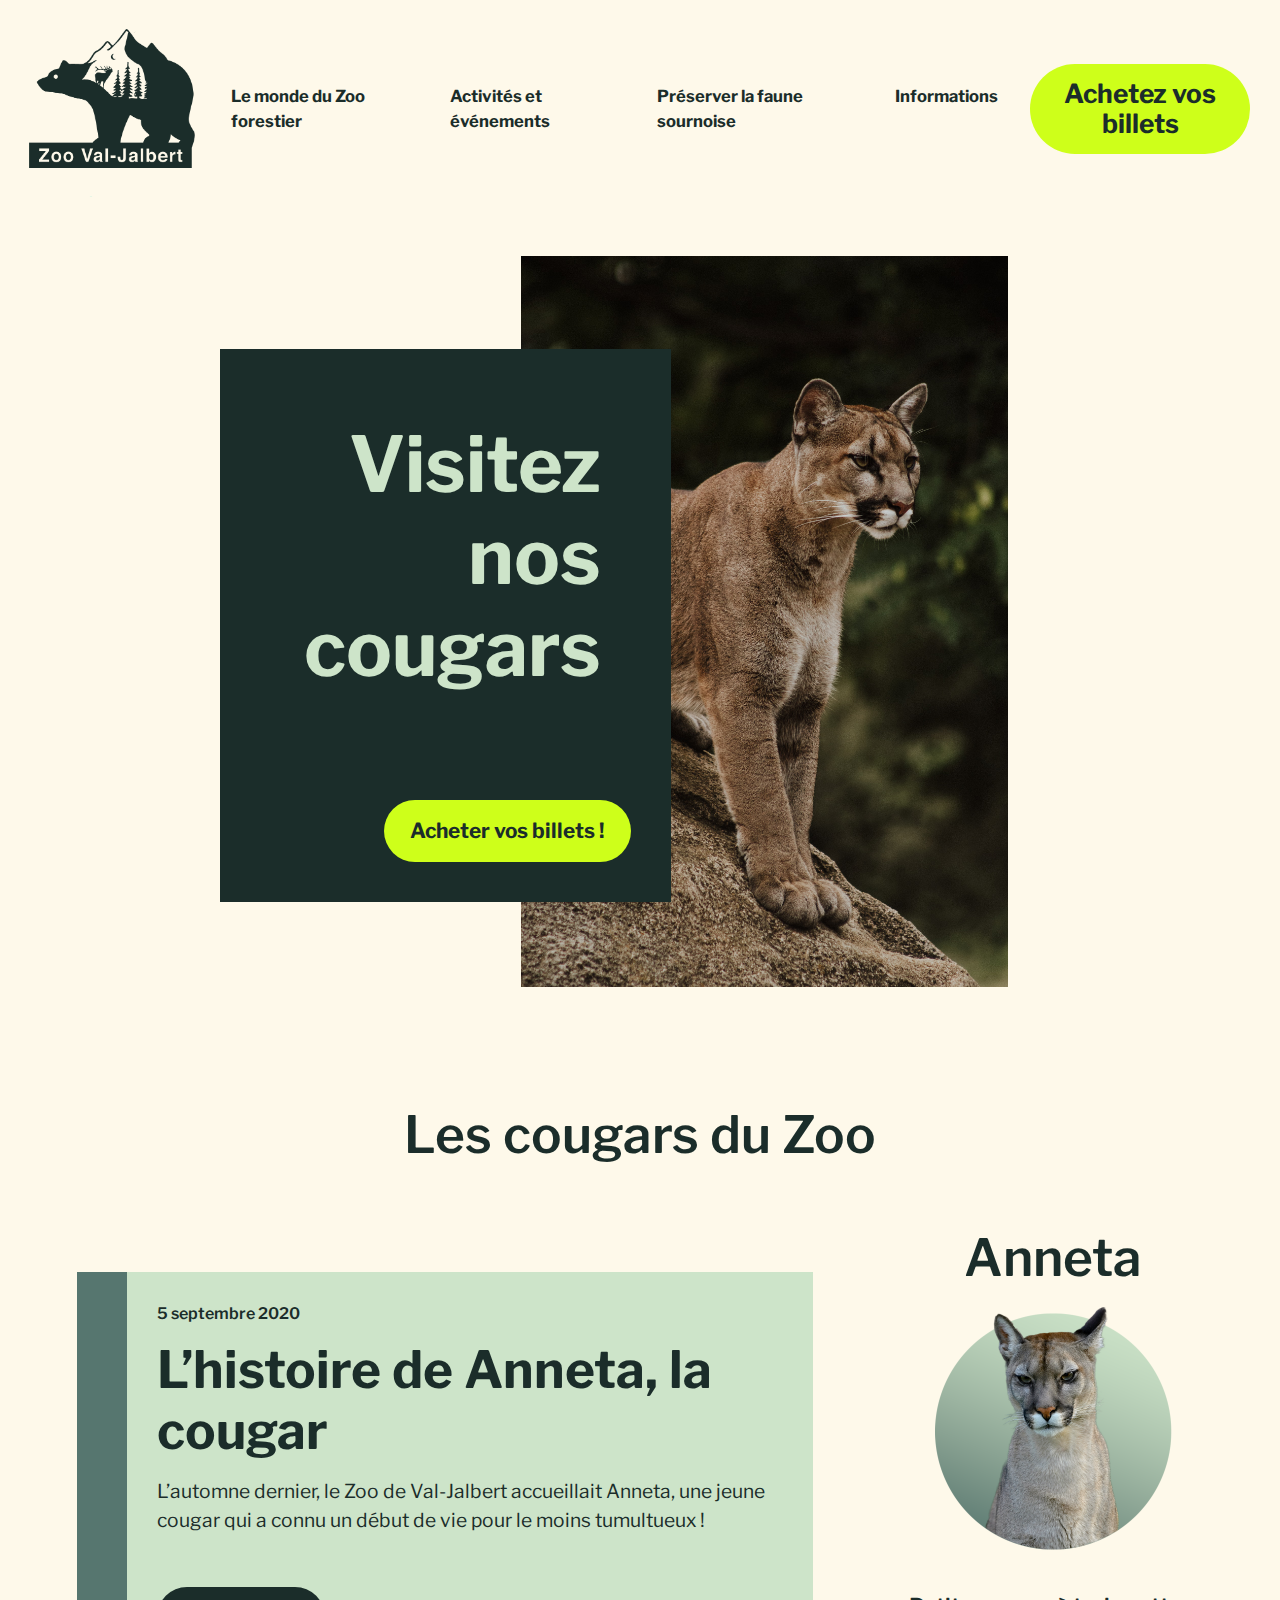
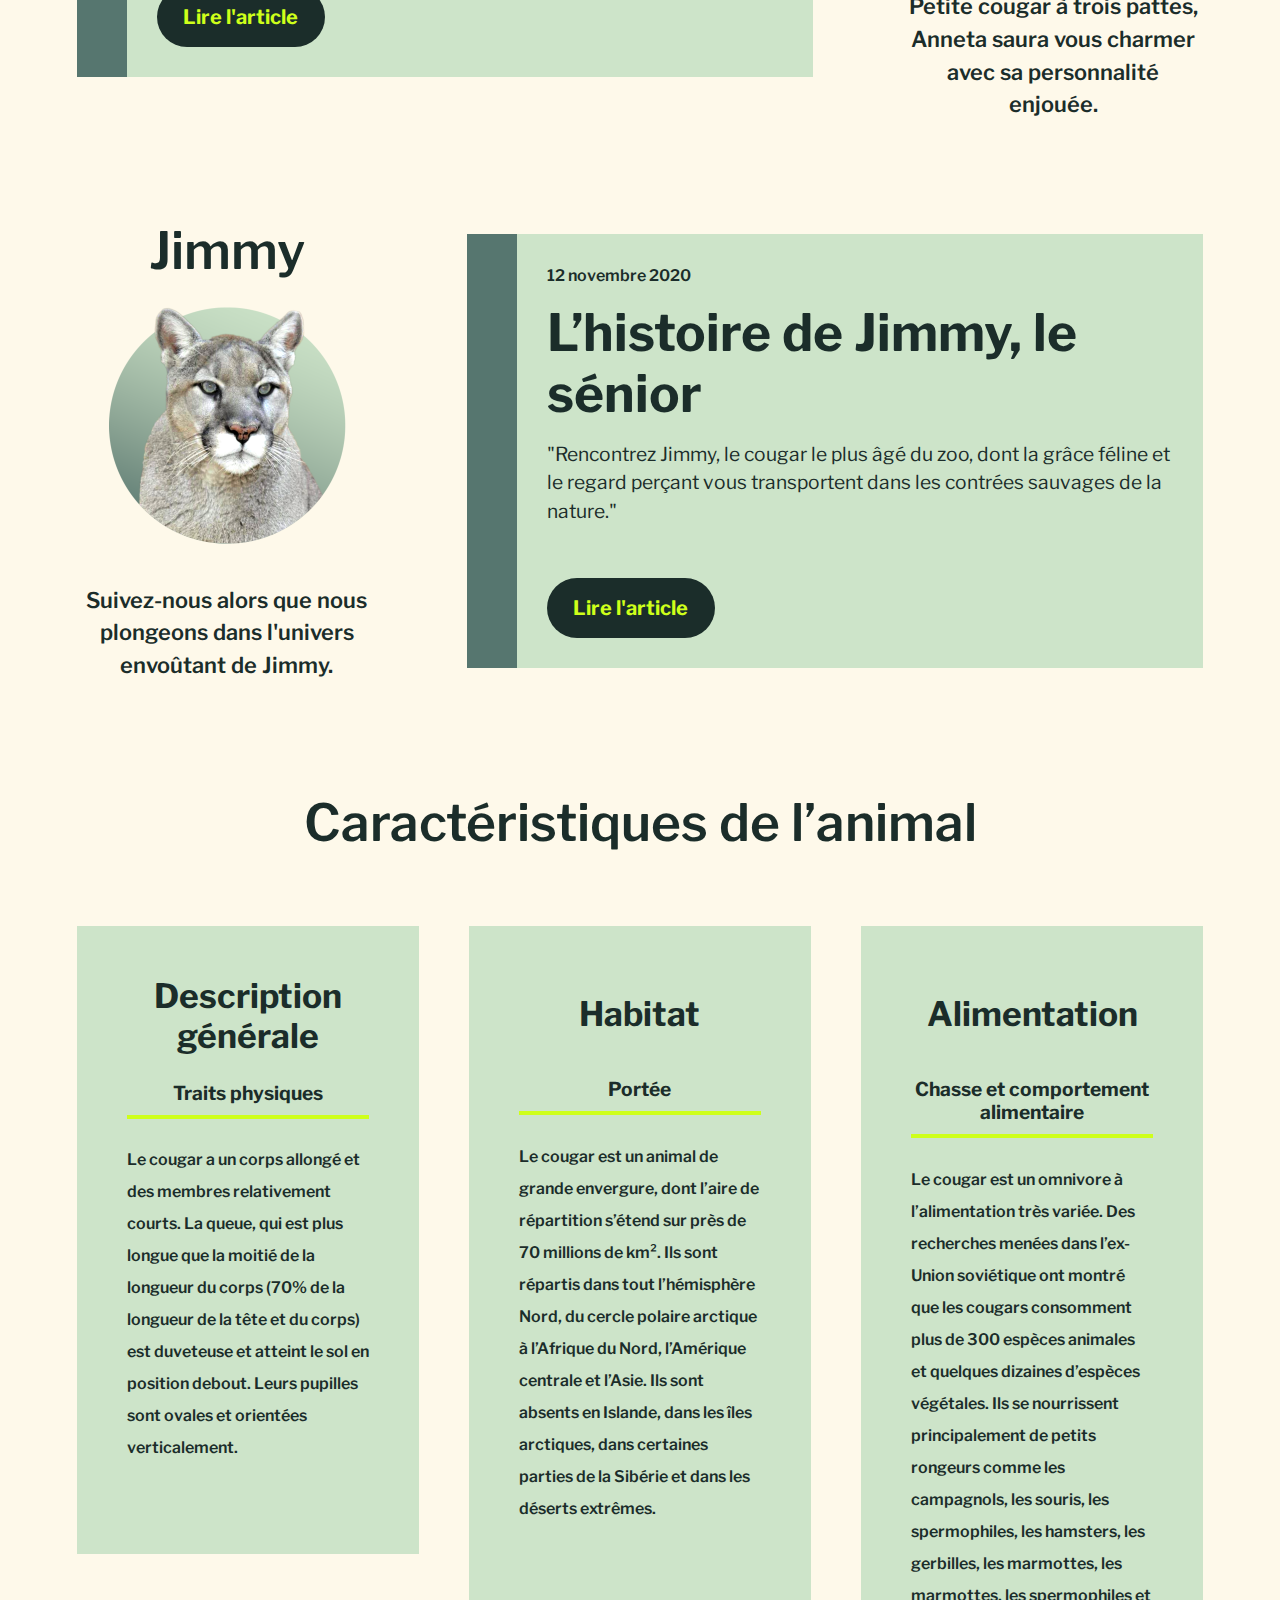
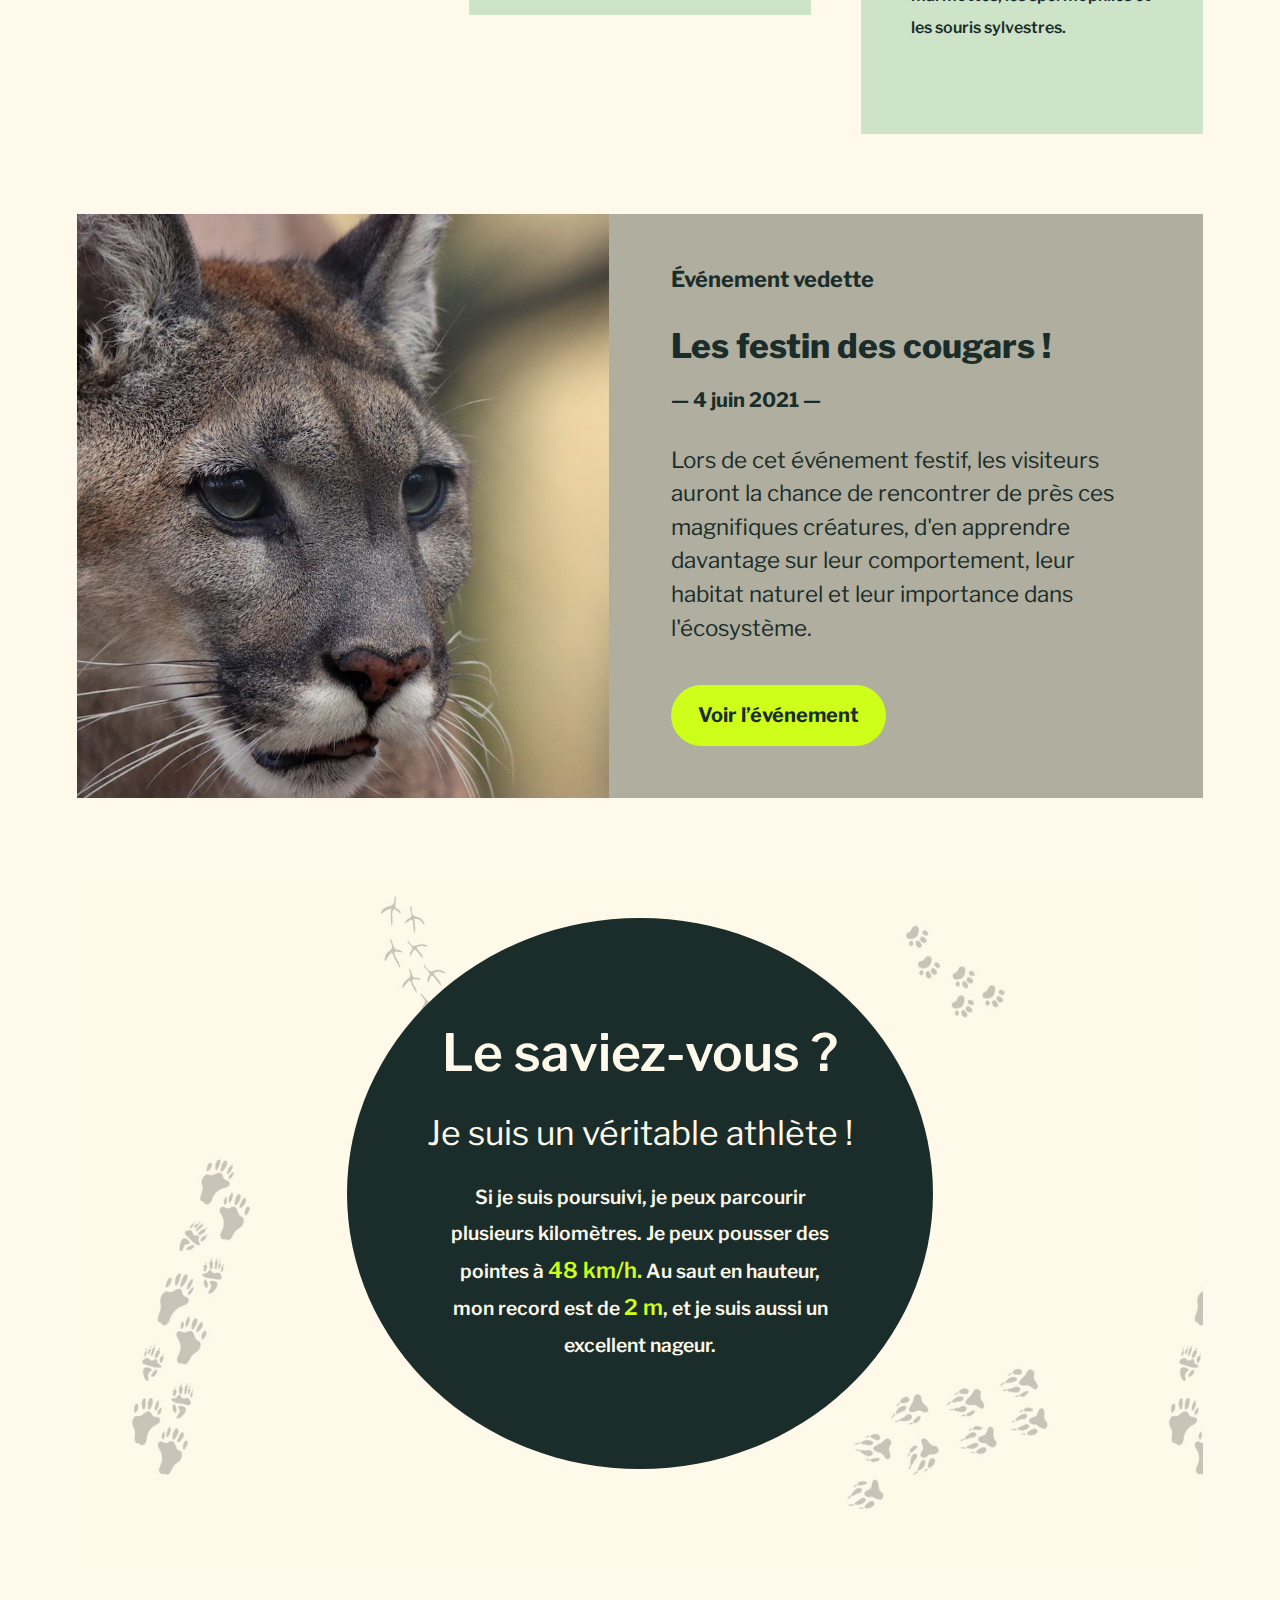
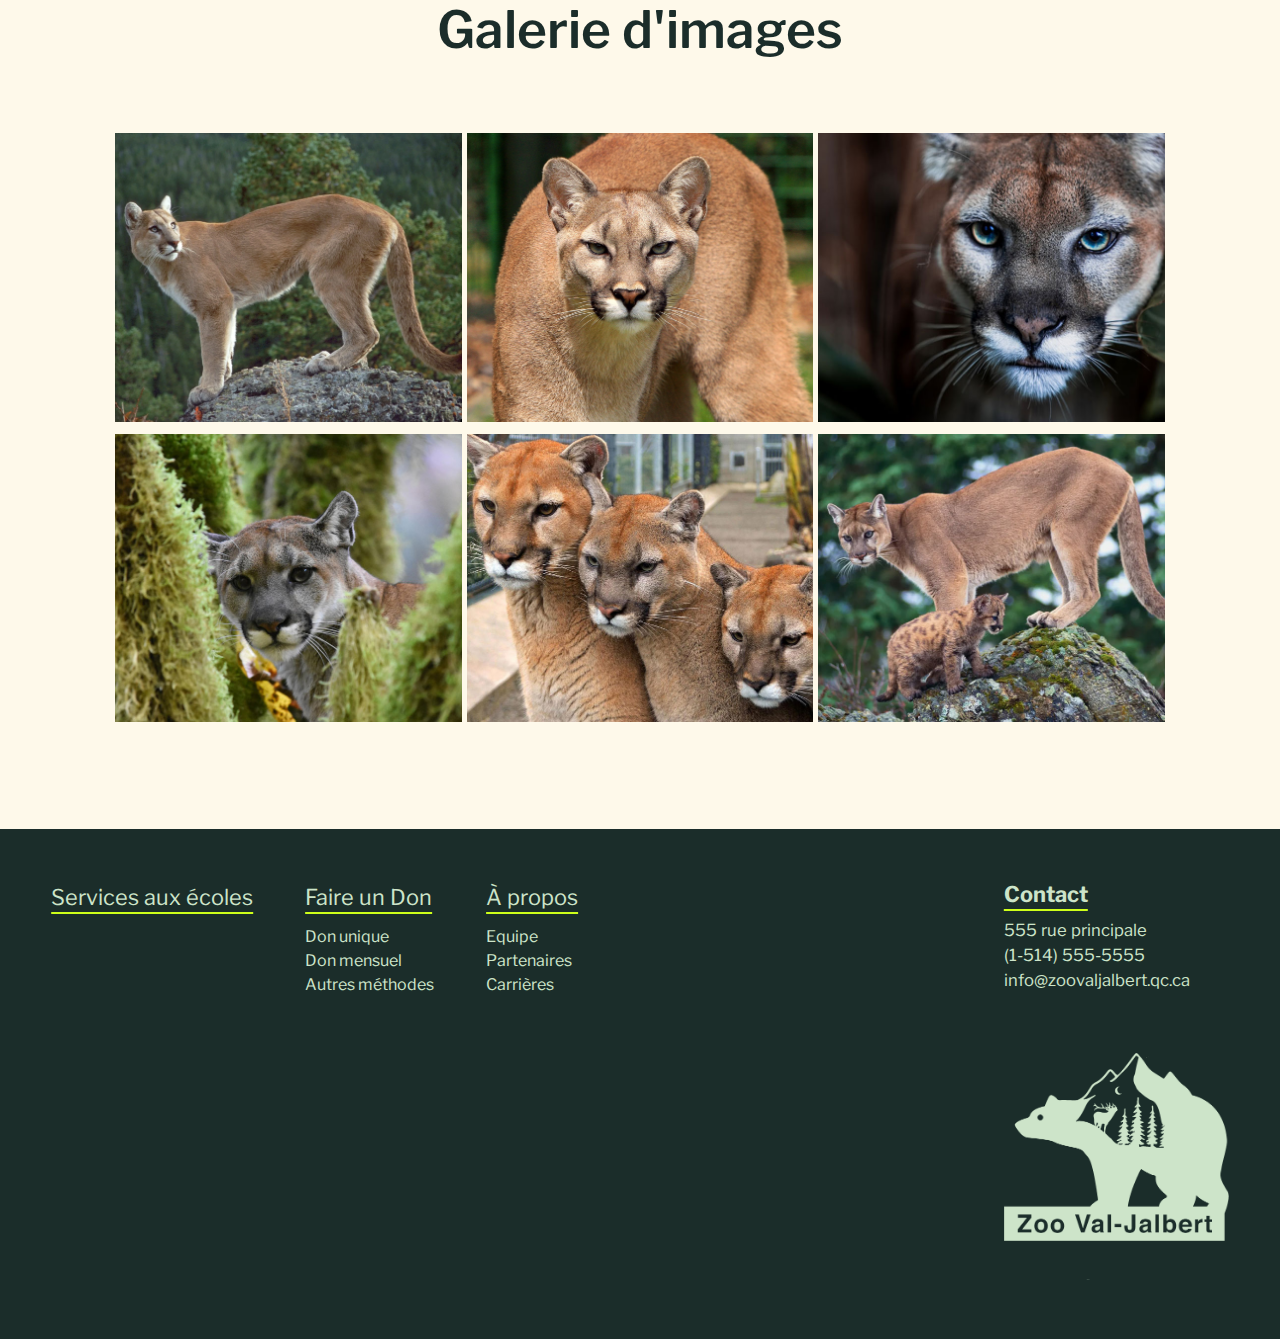
<file: zoo3_vmoreau/page-animal.html>
<!DOCTYPE html>
<html lang="en">
<head>
    <meta charset="UTF-8">
    <meta http-equiv="X-UA-Compatible" content="IE=edge">
    <meta name="viewport" content="width=device-width, initial-scale=1.0">
    <meta name="author" content="Thomas Aucoin-Lo">
    <title>Fil de fer-Zoo de Val-Jalbert</title>
    <link rel="stylesheet" href="./assets/css/master.css">
</head>
<body>
    <!-- NAVIGATION -->
    <div class="principale" aria-label="menu">
        <input type="checkbox" class="declencheur-menu" aria-label="menu item">

        <nav>
            <a href="index.html" aria-label="nav-accueil">
                <picture>
                    <source media="(max-width:800px)" srcset="assets/icons/1x/logo-pale.png">         
                    <img src="assets/icons/logo.png" alt="logo du site web-lien vers Accueil" title="Accueil">
                </picture>
            </a>

            <div>
                <a href="#">Le monde du Zoo forestier</a>
                <a href="#">Activités et événements</a>
                <div class="menu-deroulant">
                    <a href="#">Préserver la faune sournoise</a>
                    <div>
                        <a href="#">Parrainez un animal</a>
                        <a href="#">Notre programme éducatif</a>
                        <a href="#">Nos initiatives de libération</a>
                    </div>
                </div>
                <a href="#">Informations</a>
            </div>

            <a href="#" class="achat">Achetez vos billets</a>
        </nav>
    </div>

<!-- HEADER-->    
    <header class="entete-hero animal">
        <div class="hero-img">
            <img src="assets/img/congar.jpg" alt="un décor forestier enchanteur">
        </div>
        <div>
            <h1 class="hero-text">Visitez nos cougars</h1>
            <a href="#" class="bouton gros">Acheter vos billets !</a>
        </div>
    </header>


<!--  MAIN -->
    <main class="page-animal">
        <h2 class="titre-section back">Les cougars du Zoo</h2>

        <section div class="double-boite">
            <article  class="horizon-article">
                <span>5 septembre 2020</span>
                <h3>L’histoire de Anneta, la cougar</h3>
                <p>L’automne dernier, le Zoo de Val-Jalbert accueillait Anneta, une jeune cougar qui a connu un début de vie pour le moins tumultueux !</p>
                <a href="#" class="bouton">Lire l'article</a>
            </article>
            <aside>
                <h2>Anneta</h2>
                <a href="#"><img src="assets/img/anetta-img.png" alt="Anneta la cougar"></a>
                <p>Petite cougar à trois pattes, Anneta saura vous charmer avec sa personnalité enjouée.</p>
            </aside>
        </section>
        <section div class="double-boite">
            <aside>
                <h2>Jimmy</h2>
                <a href="#"><img src="assets/img/jimmy.png" alt="Jimmy le cougar"></a>
                <p>Suivez-nous alors que nous plongeons dans l'univers envoûtant de Jimmy.</p>
            </aside>
            <article  class="horizon-article">
                <span>12 novembre 2020</span>
                <h3>L’histoire de Jimmy, le sénior</h3>
                <p>
                    "Rencontrez Jimmy, le cougar le plus âgé du zoo, dont la grâce féline et le regard perçant vous transportent dans les contrées sauvages de la nature."</p>
                <a href="#" class="bouton">Lire l'article</a>
            </article>
        </section>

        <section>
            <h2 class="titre-section">Caractéristiques de l’animal</h2>
            <div class="grille">
                <div class="contenant-grille fiche">
                    <h3>Description générale </h3>
                    <h4>Traits physiques</h4>
                    <p>Le cougar a un corps allongé et des membres relativement courts. La queue, qui est plus longue que la moitié de la longueur du corps (70% de la longueur de la tête et du corps) est duveteuse et atteint le sol en position debout. Leurs pupilles sont ovales et orientées verticalement.</p>
                </div>
                <div class="contenant-grille fiche">
                    <h3>Habitat </h3>
                    <h4>Portée</h4>
                    <p>Le cougar est un animal de grande envergure, dont l’aire de répartition s’étend sur près de 70 millions de km². Ils sont répartis dans tout l’hémisphère Nord, du cercle polaire arctique à l’Afrique du Nord, l’Amérique centrale et l’Asie. Ils sont absents en Islande, dans les îles arctiques, dans certaines parties de la Sibérie et dans les déserts extrêmes.</p>
                </div>
                <div class="contenant-grille fiche">
                    <h3>Alimentation</h3>
                    <h4>Chasse et comportement alimentaire</h4>
                    <p>Le cougar est un omnivore à l’alimentation très variée. Des recherches menées dans l’ex-Union soviétique ont montré que les cougars consomment plus de 300 espèces animales et quelques dizaines d’espèces végétales. Ils se nourrissent principalement de petits rongeurs comme les campagnols, les souris, les spermophiles, les hamsters, les gerbilles, les marmottes, les marmottes, les spermophiles et les souris sylvestres.</p>
                </div>
            </div>
        </section>
        
        <section>
                <article class="carteXLrg">
                    <img src="assets/img/cougar.jpg" alt="un cougar">
                    <div>
                        <h3>Événement vedette </h3>
                        <p class="sous-titre">Les festin des cougars !</p>
                        <strong>&#8212; 4 juin 2021 &#8212;</strong>
                        <p>Lors de cet événement festif, les visiteurs auront la chance de rencontrer de près ces magnifiques créatures, d'en apprendre davantage sur leur comportement, leur habitat naturel et leur importance dans l'écosystème.
                        </p>
                        <a href="#" class="bouton">Voir l’événement</a>
                    </div>
                </article>
                <div class="background">
                    <section class="boite-texte">
                        <h2>Le saviez-vous ?</h2>
                        <p class="sous-titre">Je suis un véritable athlète !</p>
                        <p>Si je suis poursuivi, je peux parcourir plusieurs kilomètres. Je peux pousser des pointes à <span>48 km/h.</span> Au saut en hauteur, mon record est de <span>2 m</span>, et je suis aussi un excellent nageur.</p>
                    </section>
                </div>

        </section>
        

        <section>
            <h2 class="titre-section">Galerie d'images</h2>
            <div class="grille-img">
                <div class="contenant-grille-img">
                    <img src="assets/img/galerie-img-cougar/1.png" alt="cougar">
                </div>
                <div class="contenant-grille-img">
                    <img src="assets/img/galerie-img-cougar/2.png" alt="cougar">
                </div>
                <div class="contenant-grille-img">
                    <img src="assets/img/galerie-img-cougar/3.jpg" alt="cougar">
                </div>
                <div class="contenant-grille-img">
                    <img src="assets/img/galerie-img-cougar/4.jpg" alt="cougar">
                </div>
                <div class="contenant-grille-img">
                    <img src="assets/img/galerie-img-cougar/5.jpg" alt="cougar">
                </div>
                <div class="contenant-grille-img">
                    <img src="assets/img/galerie-img-cougar/6.jpg" alt="cougar">
                </div>

            </div>
        </section>

    </main>

    <footer>    
        <nav class="secondaire">
            <a href="#">Services aux écoles</a>
            <div>
                <a href="#">Faire un Don</a>
                <a href="#">Don unique</a>
                <a href="#">Don mensuel</a>
                <a href="#">Autres méthodes</a>
            </div>
            <div>
                <a href="#">À propos</a>
                <a href="#">Equipe</a>
                <a href="#">Partenaires</a>
                <a href="#">Carrières</a>
            </div>
        </nav>
        <div>
            <h1>Contact</h1>
            <p>555 rue principale</p>
            <p>(1-514) 555-5555</p>
            <p>info@zoovaljalbert.qc.ca</p>
            <img src="assets/icons/1x/logo-pale.png" alt="logo du site web-lien vers Accueil" title="Accueil">

        </div>
    </footer>
</file>
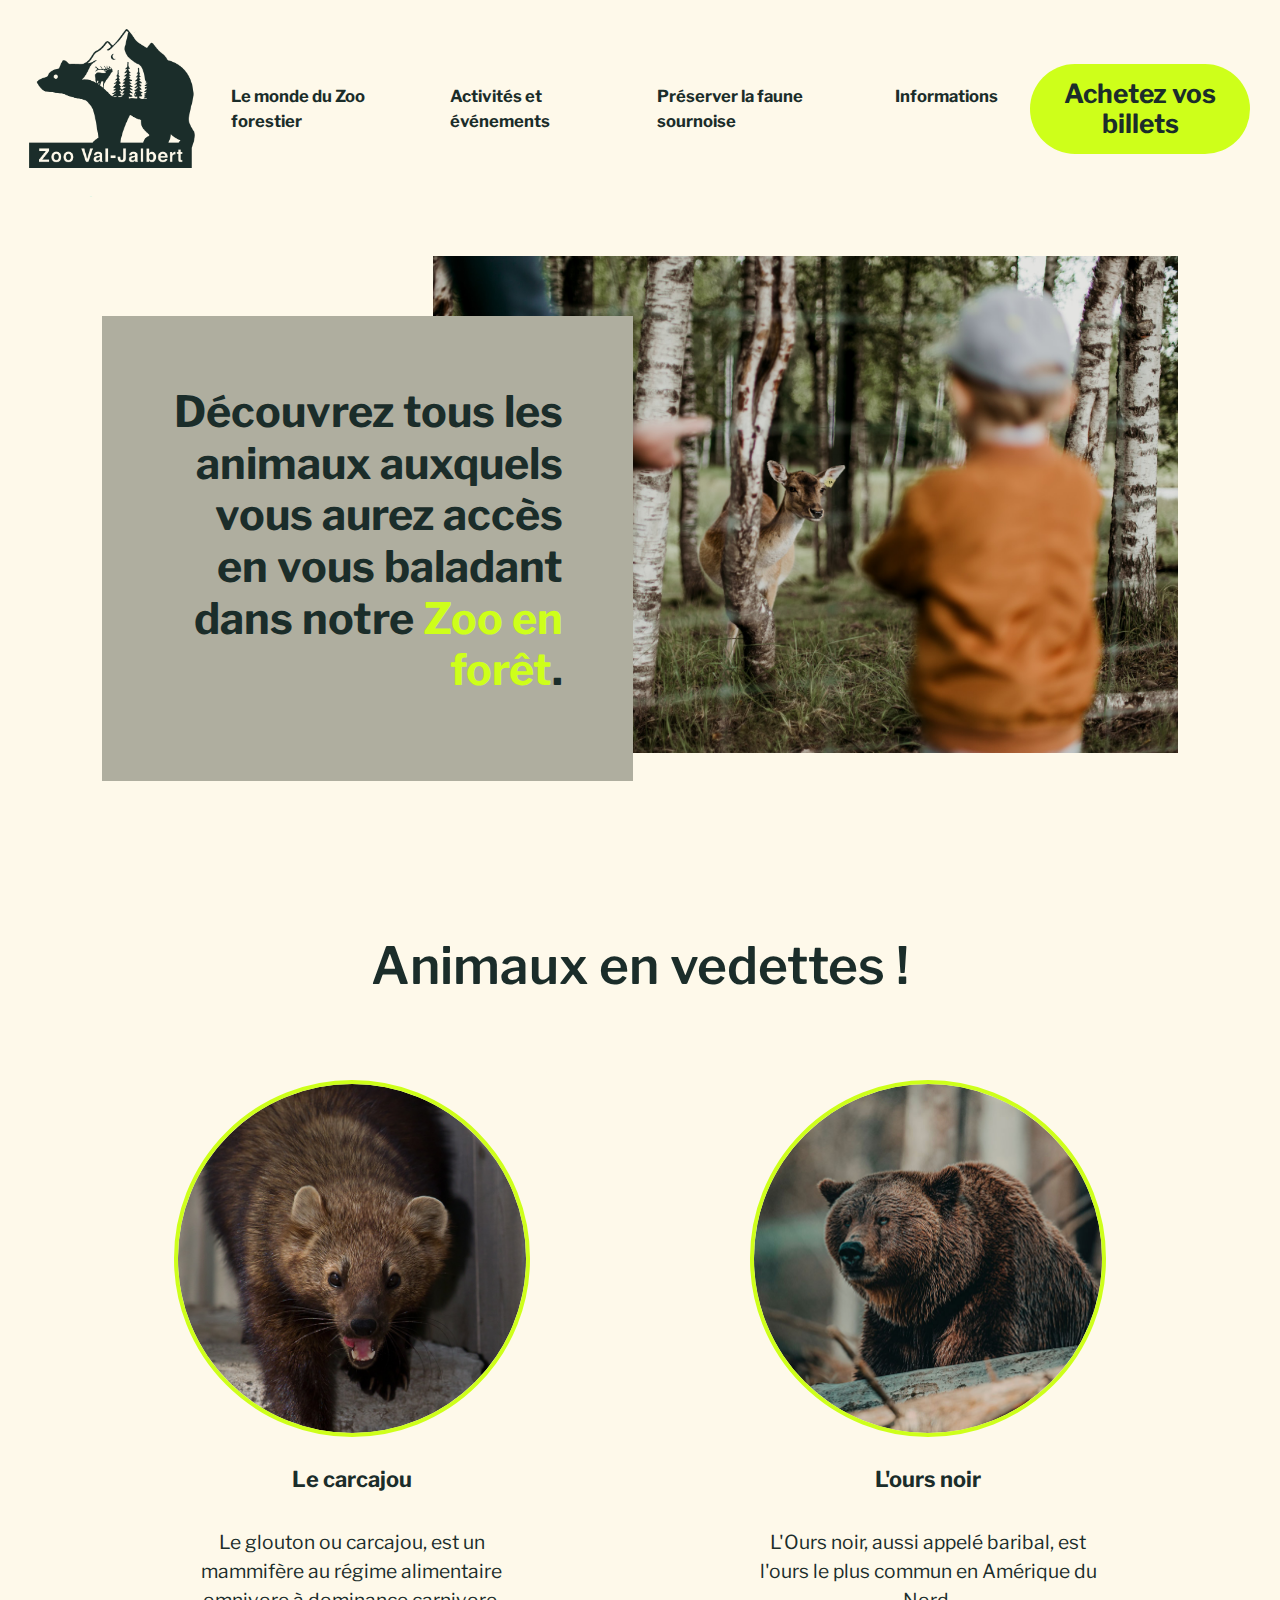
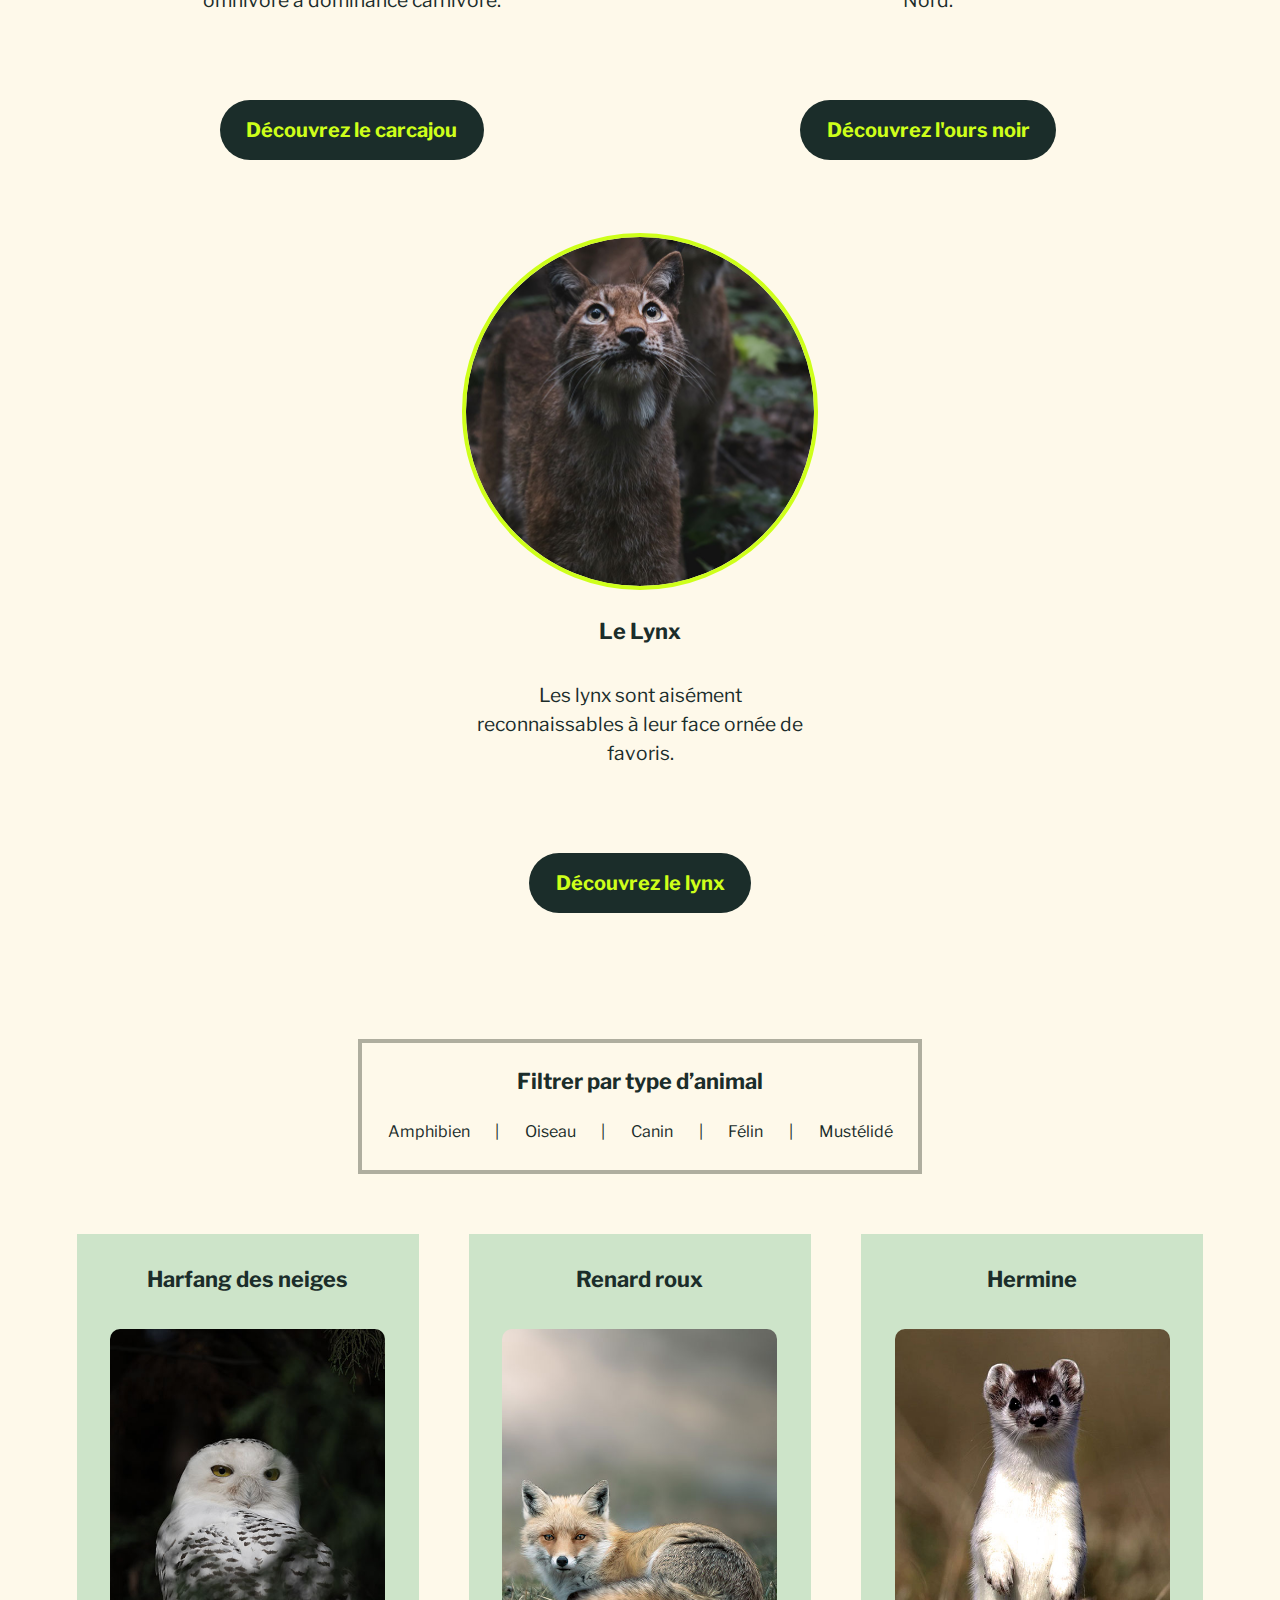
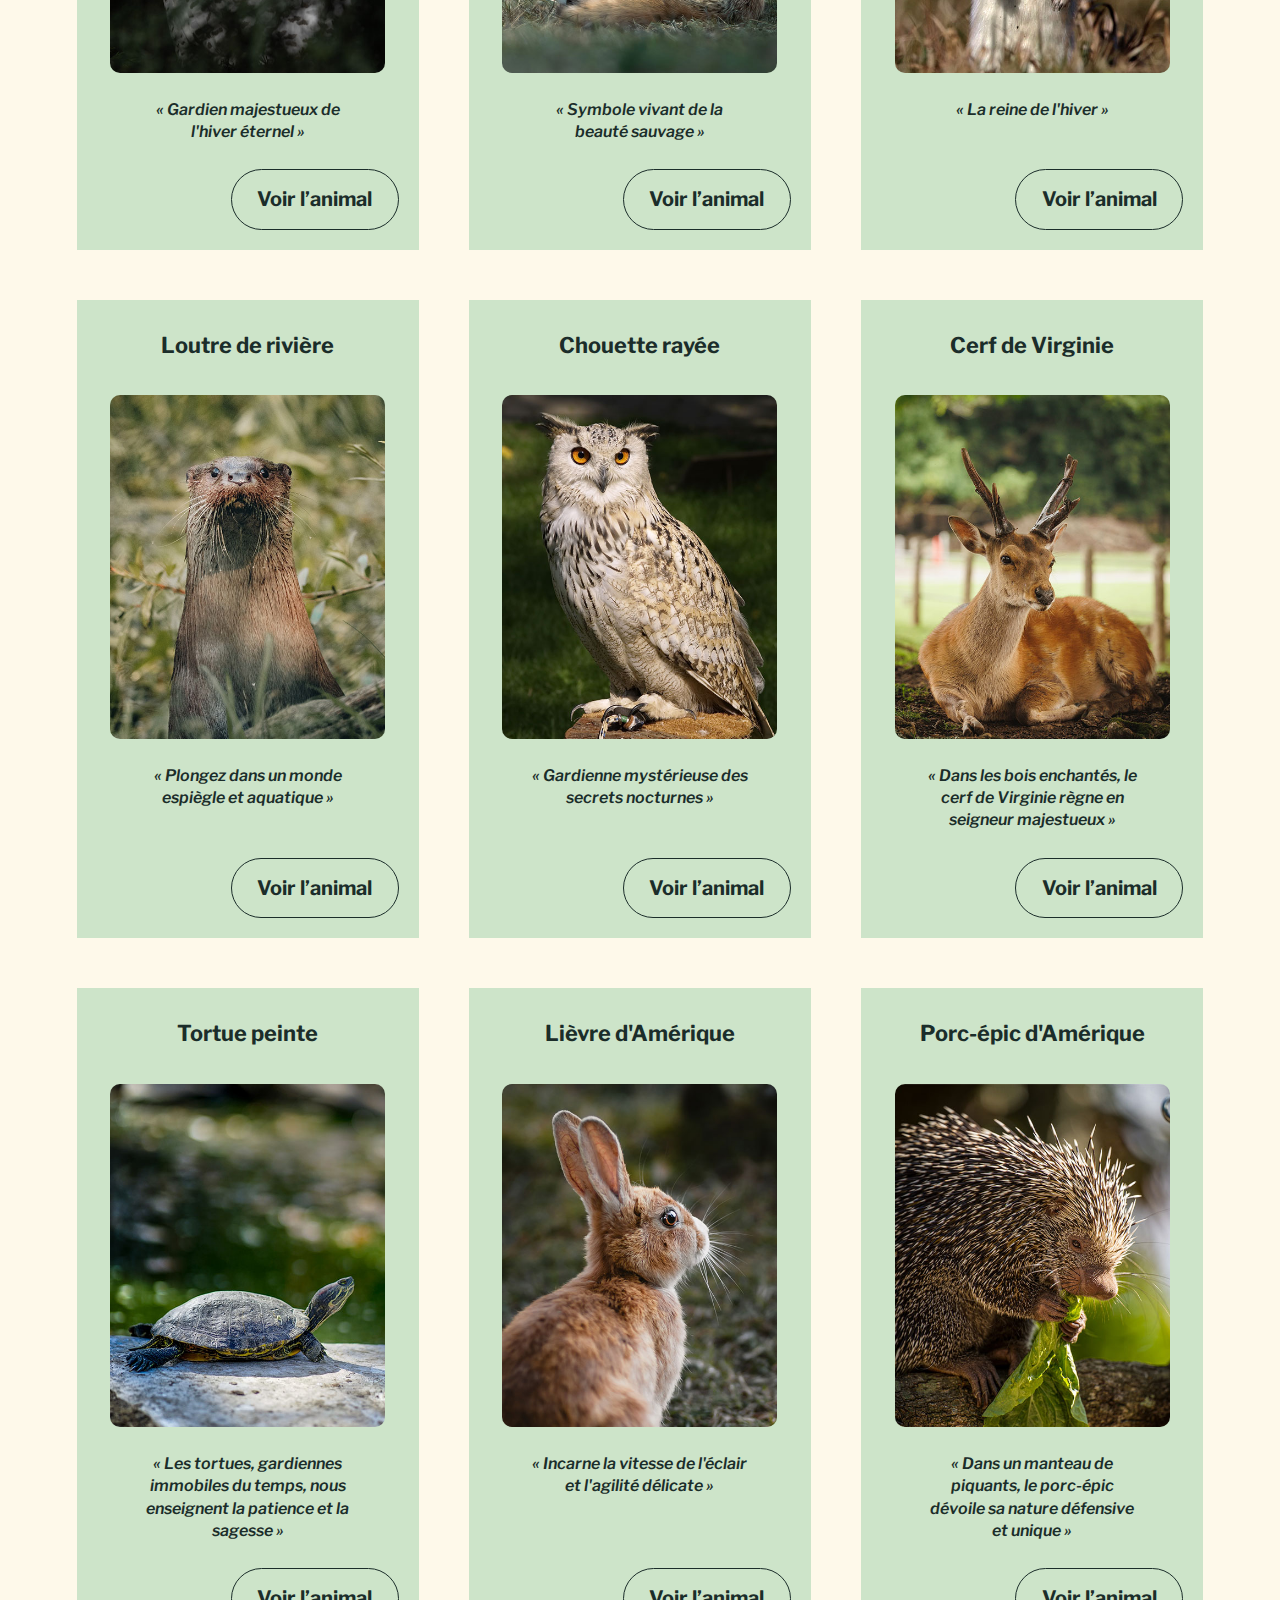
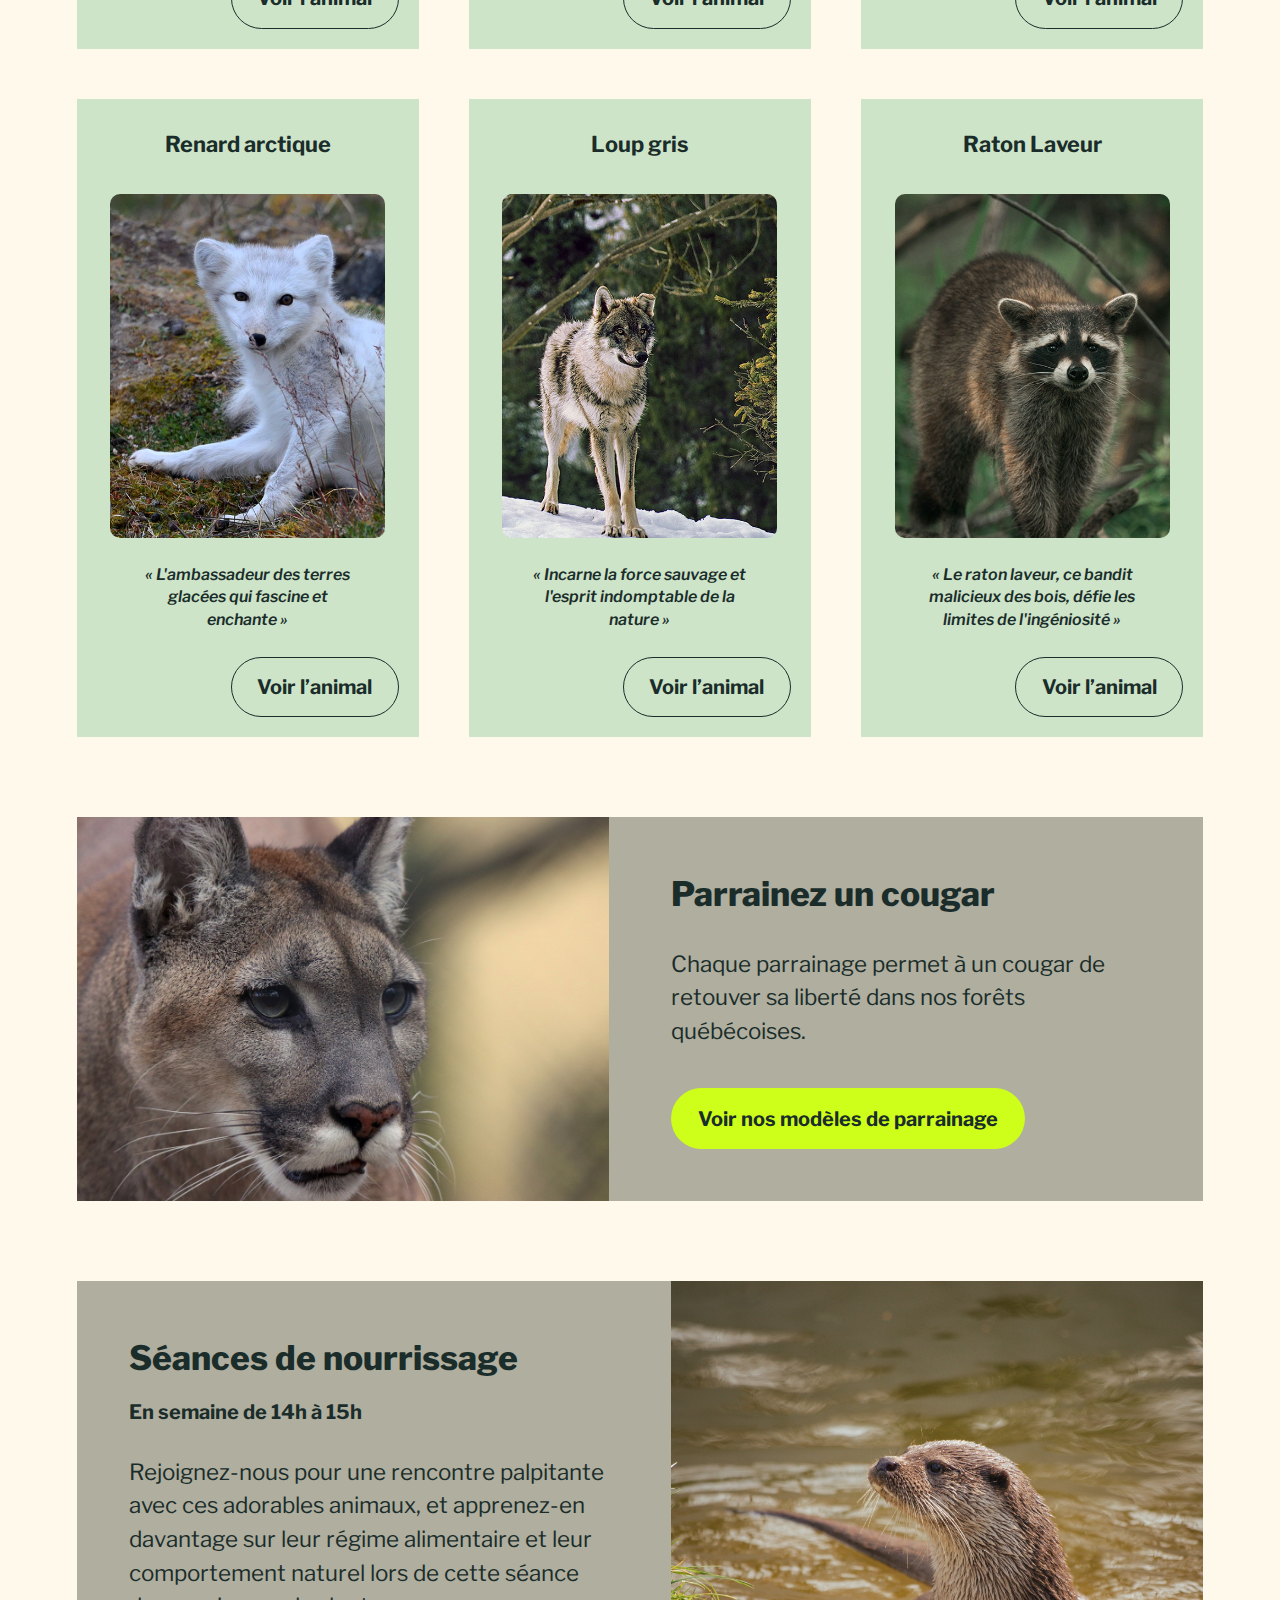
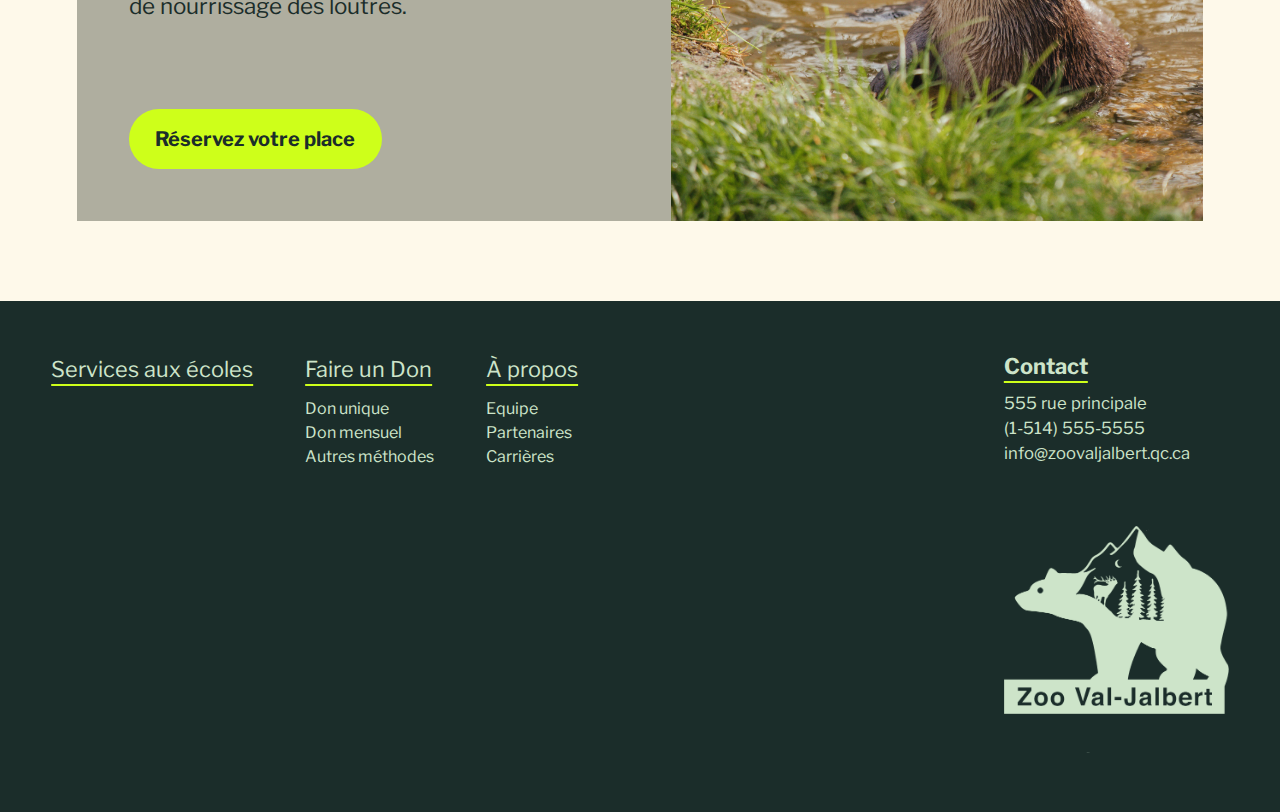
<file: zoo3_vmoreau/page-animaux.html>
<!DOCTYPE html>
<html lang="en">
<head>
    <meta charset="UTF-8">
    <meta http-equiv="X-UA-Compatible" content="IE=edge">
    <meta name="viewport" content="width=device-width, initial-scale=1.0">
    <meta name="author" content="Thomas Aucoin-Lo">
    <title>Fil de fer-Zoo de Val-Jalbert</title>
    <link rel="stylesheet" href="./assets/css/master.css">
</head>
<body>
    <!-- NAVIGATION -->
    <div class="principale" aria-label="menu">
        <input type="checkbox" class="declencheur-menu" aria-label="menu item">

        <nav>
            <a href="index.html" aria-label="nav-accueil">
                <picture>
                    <source media="(max-width:800px)" srcset="assets/icons/1x/logo-pale.png">         
                    <img src="assets/icons/logo.png" alt="logo du site web-lien vers Accueil" title="Accueil">
                </picture>
            </a>

            <div>
                <a href="#">Le monde du Zoo forestier</a>
                <a href="#">Activités et événements</a>
                <div class="menu-deroulant">
                    <a href="#">Préserver la faune sournoise</a>
                    <div>
                        <a href="#">Parrainez un animal</a>
                        <a href="#">Notre programme éducatif</a>
                        <a href="#">Nos initiatives de libération</a>
                    </div>
                </div>
                <a href="#">Informations</a>
            </div>

            <a href="#" class="achat">Achetez vos billets</a>
        </nav>
    </div>
    <!-- HEADER -->
    <header class="entete-hero animaux">
        <div class="hero-img">
            <img src="assets/img/forest-walk.jpg" alt="un décor forestier enchanteur">
        </div>
        <div>
            <h1 class="hero-text">Découvrez tous les animaux auxquels vous aurez accès en vous baladant dans notre <span class="texte-fluo">Zoo en forêt</span>.</h1>
        </div>
    </header>

    <main>
        <div>
            <section>
                <h2 class="titre-section variante">Animaux en vedettes !</h2>
                <div class="boite-vedette">
                    <article class="carteSml vedette">
                        <a href="#"><img src="assets/img/pekan.jpg" alt="Anneta la cougar"></a>
                        <h3>Le carcajou</h3>
                        <p>Le glouton ou carcajou, est un mammifère au régime alimentaire omnivore à dominance carnivore.</p>
                        <a href="#" class="bouton">Découvrez le carcajou</a>
                    </article>
                    <article class="carteSml vedette">
                        <a href="#"><img src="assets/img/ours.jpg" alt="carcajou mangeant"></a>
                        <h3>L'ours noir</h3>
                        <p>L'Ours noir, aussi appelé baribal, est l'ours le plus commun en Amérique du Nord.</p>
                        <a href="#" class="bouton">Découvrez l'ours noir</a>
                    </article>
                    <article class="carteSml vedette">
                        <a href="#"><img src="assets/img/lynx-couple.jpg" alt="Club de danse de l'Ours"></a>
                        <h3>Le Lynx</h3>
                        <p>Les lynx sont aisément reconnaissables à leur face ornée de favoris.</p>
                        <a href="page-animal.html" class="bouton">Découvrez le lynx</a>
                    </article>
                </div>
            </section>

            <aside class="boite-filtrer">
                <h3>Filtrer par type d’animal</h3>
                <div>
                    <a href="#">Amphibien</a>
                    <span>&#124;</span>
                    <a href="#">Oiseau</a>
                    <span>&#124;</span>
                    <a href="#">Canin</a>
                    <span>&#124;</span>
                    <a href="#">Félin</a>
                    <span>&#124;</span>
                    <a href="#">Mustélidé</a>
                </div>
            </aside>

            <section>
                <div class="grille">
                    <div class="contenant-grille">
                        <h3>Harfang des neiges</h3>
                        <img class="espace-bottom" src="assets/img/harfang.jpg" alt="Harfang des neiges">
                        <p>&laquo; Gardien majestueux de l'hiver éternel &raquo;</p>
                        <a class="bouton" href="#">Voir l’animal</a>
                    </div>
                    <div class="contenant-grille">
                        <h3>Renard roux</h3>
                        <img class="espace-bottom" src="assets/img/renard.jpg" alt="Renard roux">
                        <p>&laquo; Symbole vivant de la beauté sauvage &raquo;</p>
                        <a class="bouton" href="#">Voir l’animal</a>
                    </div>
                    <div class="contenant-grille">
                        <h3>Hermine</h3>
                        <img class="espace-bottom" src="assets/img/hermine.jpg" alt="Hermine">
                        <p>&laquo; La reine de l'hiver &raquo;</p>
                        <a class="bouton" href="#">Voir l’animal</a>
                    </div>
                    <div class="contenant-grille">
                        <h3>Loutre de rivière</h3>
                        <img class="espace-bottom"src="assets/img/loutre.jpg" alt="Loutre">
                        <p>&laquo; Plongez dans un monde espiègle et aquatique &raquo;</p>
                        <a class="bouton" href="#">Voir l’animal</a>
                    </div>
                    <div class="contenant-grille">
                        <h3>Chouette rayée</h3>
                        <img class="espace-bottom" src="assets/img/chouette.jpg" alt="image prototype">
                        <p>&laquo; Gardienne mystérieuse des secrets nocturnes &raquo;</p>
                        <a class="bouton" href="#">Voir l’animal</a>
                    </div>
                    <div class="contenant-grille">
                        <h3>Cerf de Virginie</h3>
                        <img class="espace-bottom" src="assets/img/cerf.jpg" alt="cerf de virginie">
                        <p>&laquo; Dans les bois enchantés, le cerf de Virginie règne en seigneur majestueux &raquo;</p>
                        <a class="bouton" href="#">Voir l’animal</a>
                    </div>
                    <div class="contenant-grille">
                        <h3>Tortue peinte</h3>
                        <img class="espace-bottom" src="assets/img/tortue.jpg" alt="tortue peintre">
                        <p>&laquo; Les tortues, gardiennes immobiles du temps, nous enseignent la patience et la sagesse &raquo;</p>
                        <a class="bouton" href="#">Voir l’animal</a>
                    </div>
                    <div class="contenant-grille">
                        <h3>Lièvre d'Amérique</h3>
                        <img class="espace-bottom" src="assets/img/lievre.jpg" alt="Lievre d'amérique">
                        <p>&laquo; Incarne la vitesse de l'éclair et l'agilité délicate &raquo;</p>
                        <a class="bouton" href="#">Voir l’animal</a>
                    </div>
                    <div class="contenant-grille">
                        <h3>Porc-épic d'Amérique</h3>
                        <img class="espace-bottom" src="assets/img/porcupine.jpg" alt="Porc-épic">
                        <p>&laquo; Dans un manteau de piquants, le porc-épic dévoile sa nature défensive et unique &raquo;</p>
                        <a class="bouton" href="#">Voir l’animal</a>
                    </div>
                    <div class="contenant-grille">
                        <h3>Renard arctique</h3>
                        <img class="espace-bottom" src="assets/img/renard-artique.jpg" alt="renard arctique">
                        <p>&laquo; L'ambassadeur des terres glacées qui fascine et enchante &raquo;</p>
                        <a class="bouton" href="#">Voir l’animal</a>
                    </div>
                    <div class="contenant-grille">
                        <h3>Loup gris</h3>
                        <img class="espace-bottom" src="assets/img/loup.jpg" alt="loup">
                        <p>&laquo; Incarne la force sauvage et l'esprit indomptable de la nature &raquo;</p>
                        <a class="bouton" href="#">Voir l’animal</a>
                    </div>
                    <div class="contenant-grille">
                        <h3>Raton Laveur</h3>
                        <img class="espace-bottom" src="assets/img/raton.jpg" alt="raton-laveur">
                        <p>&laquo; Le raton laveur, ce bandit malicieux des bois, défie les limites de l'ingéniosité &raquo;</p>
                        <a class="bouton" href="#">Voir l’animal</a>
                    </div>
                </div>
            </section>

            <article class="carteXLrg">
                <img src="assets/img/cougar.jpg" alt="un cougar">
                <div>
                    <p>Parrainez un cougar</p>
                    <p class="sous-titre">Chaque parrainage permet à un cougar de retouver sa liberté dans nos forêts québécoises.
                    </p>
                    <a href="#" class="bouton">Voir nos modèles de parrainage</a>
                </div>
            </article>

            <article class="carteXLrg reverse">
                <img src="assets/img/loutre_eau.jpg" alt="une image de loutre">
                <div>
                    <p>Séances de nourrissage </p>
                    <strong>En semaine de 14h à 15h
                    </strong>
                    <p> Rejoignez-nous pour une rencontre palpitante avec ces adorables animaux, et apprenez-en davantage sur leur régime alimentaire et leur comportement naturel lors de cette séance de nourrissage des loutres.</p>
                    <a href="#" class="bouton">Réservez votre place</a>
                </div>
            </article>
            
        </div>







    </main>
    <footer>    
        <nav class="secondaire">
            <a href="#">Services aux écoles</a>
            <div>
                <a href="#">Faire un Don</a>
                <a href="#">Don unique</a>
                <a href="#">Don mensuel</a>
                <a href="#">Autres méthodes</a>
            </div>
            <div>
                <a href="#">À propos</a>
                <a href="#">Equipe</a>
                <a href="#">Partenaires</a>
                <a href="#">Carrières</a>
            </div>
        </nav>
        <div>
            <h1>Contact</h1>
            <p>555 rue principale</p>
            <p>(1-514) 555-5555</p>
            <p>info@zoovaljalbert.qc.ca</p>
            <img src="assets/icons/1x/logo-pale.png" alt="logo du site web-lien vers Accueil" title="Accueil">

        </div>
    </footer>
</file>
<file: zoo3_vmoreau/assets/css/master.css>
/*-----------GENERAL, DEVELOPPEMENT ET PROTOTYPE---------------*/

@import url(./developpement_general/developpement.css);
@import url(./developpement_general/general.css);
@import url(./developpement_general/prototype.css);

/*---------COMPOSITION, LANGAGES ET TYPO----------*/

@import url(./composition_langage_typo/composition.css);
@import url(./composition_langage_typo/langage.css);
@import url(./composition_langage_typo/typographie.css);

/*------------NAVS--------------*/

@import url(./composants/composants-nav/declencheur-menu.css);
@import url(./composants/composants-nav/menu-deroulant.css);
@import url(./composants/composants-nav/nav_principale.css);
@import url(./composants/composants-nav/nav_secondaire.css);

/*-----------COMPOSANTS-------------*/

/*BOITES*/
@import url(./composants/boites/boite-medaillons.css);
@import url(./composants/boites/banniere.css);
@import url(./composants/boites/boite-vedette.css);
@import url(./composants/boites/boite-filtrer.css);
@import url(./composants/boites/boite-texte.css);
@import url(./composants/boites/horizon-article.css);

/* CARTES */
@import url(./composants/cartes/carteLrg.css);
@import url(./composants/cartes/carteXLrg.css);
@import url(./composants/cartes/carteSml.css);

/*  COMPOSANT HERO */
@import url(./composants/composant-hero/entete-hero.css);
@import url(./composants/composant-hero/fin-de-page-hero.css);
@import url(./composants/composant-hero/ticket-lien.css);

/*ATOMES*/
@import url(./composants/atomes/bouton.css);
@import url(./composants/atomes/ligneBasse.css);
@import url(./composants/atomes/haut-de-page.css);
@import url(./composants/atomes/medaillon.css);

/* COMPOSANT RYTHME */
@import url(./composants/composant-rythme/vertical.css);
@import url(./composants/composant-rythme/bouble-boite.css);

/* COMPOSANT TEXTUEL */
@import url(./composants/composants-textuel/accroche.css);
@import url(./composants/composants-textuel/sous-titre.css);
@import url(./composants/composants-textuel/titre-section.css);

/* GRILLE */
@import url(./composants/grille/grille.css);
</file>
